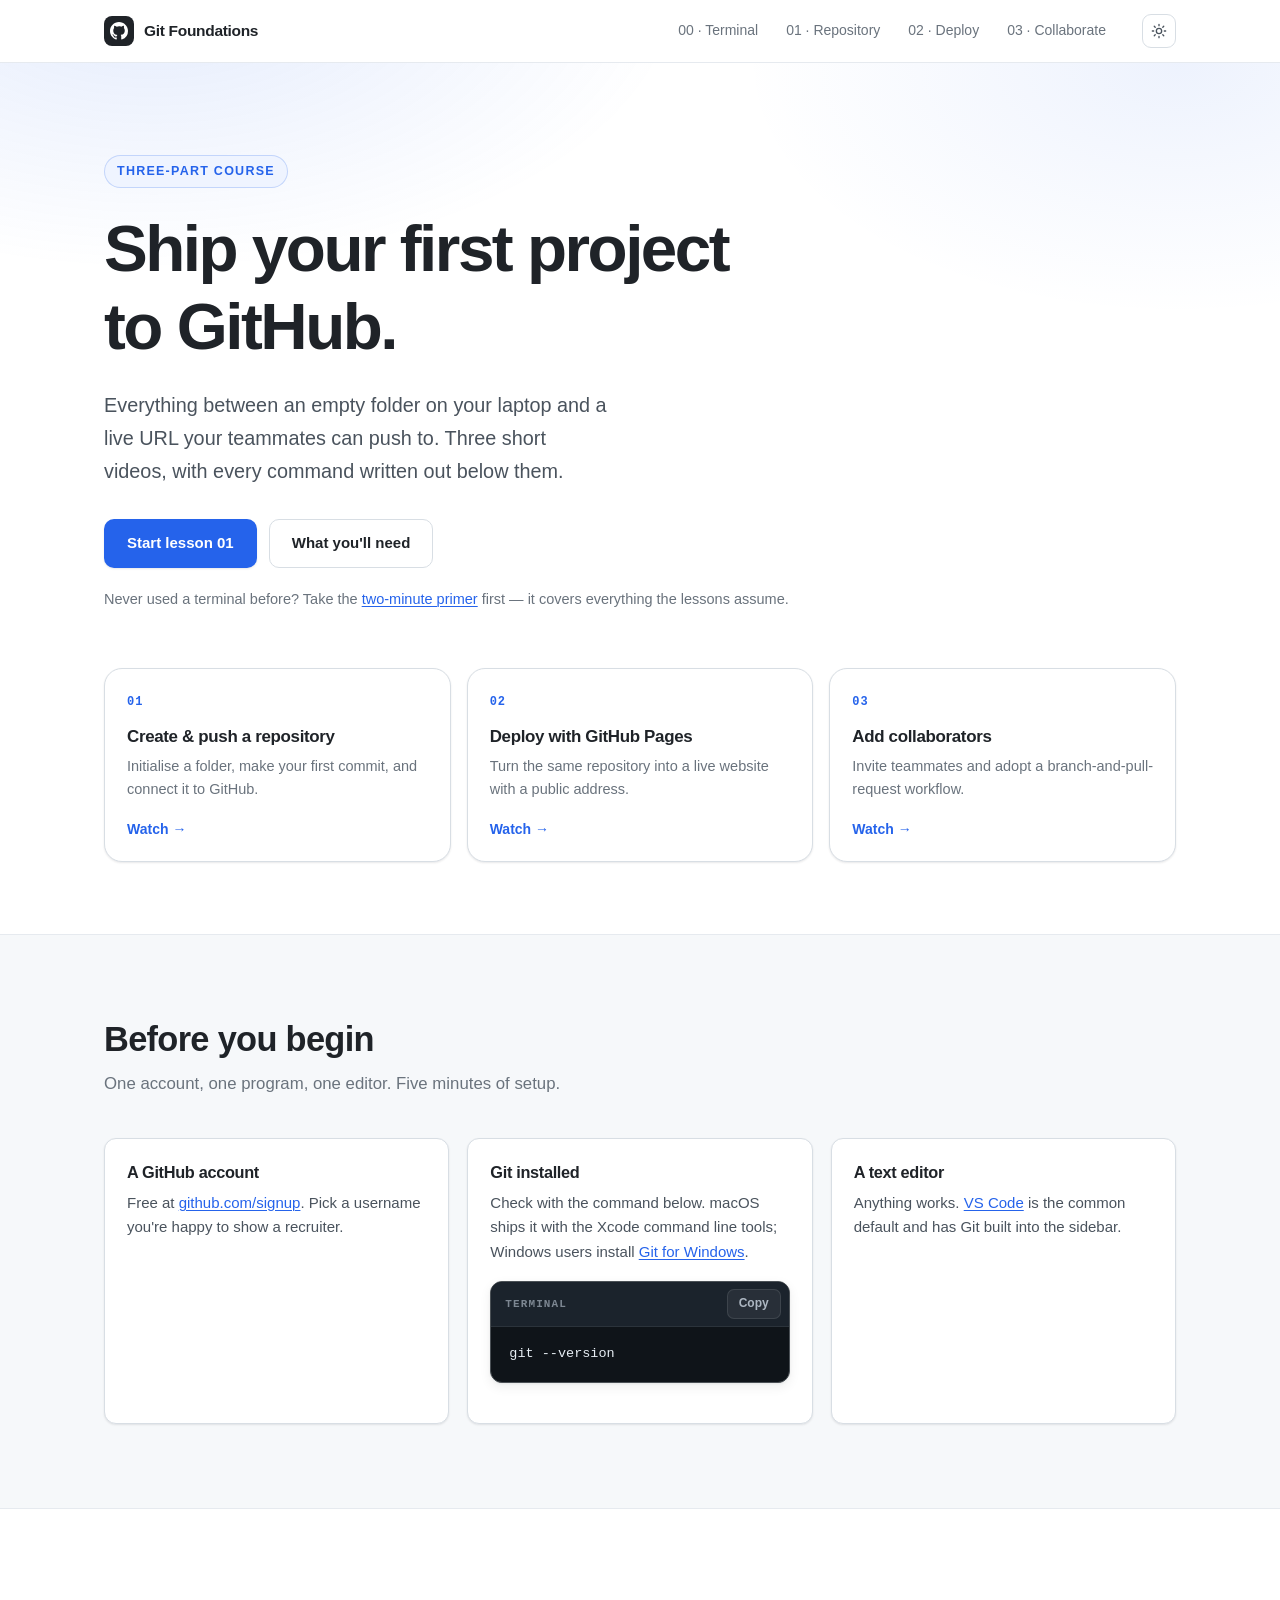
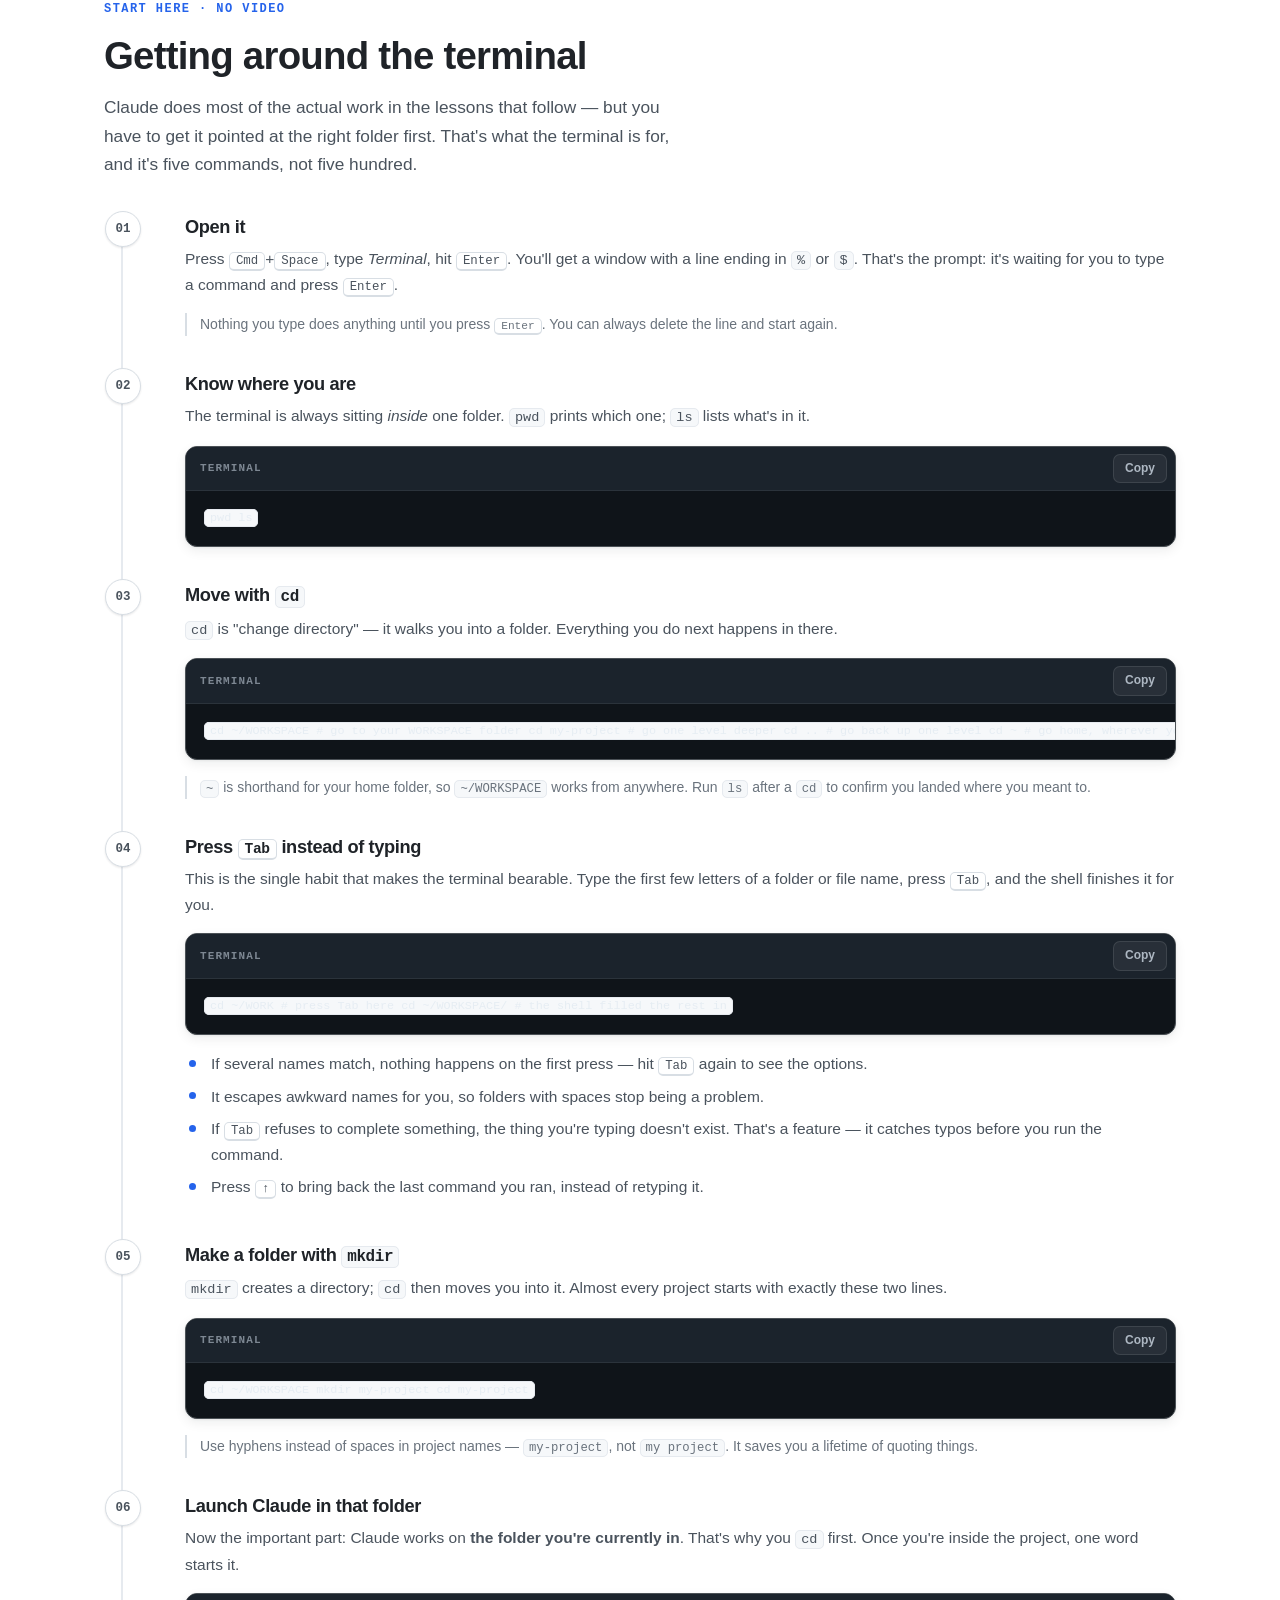
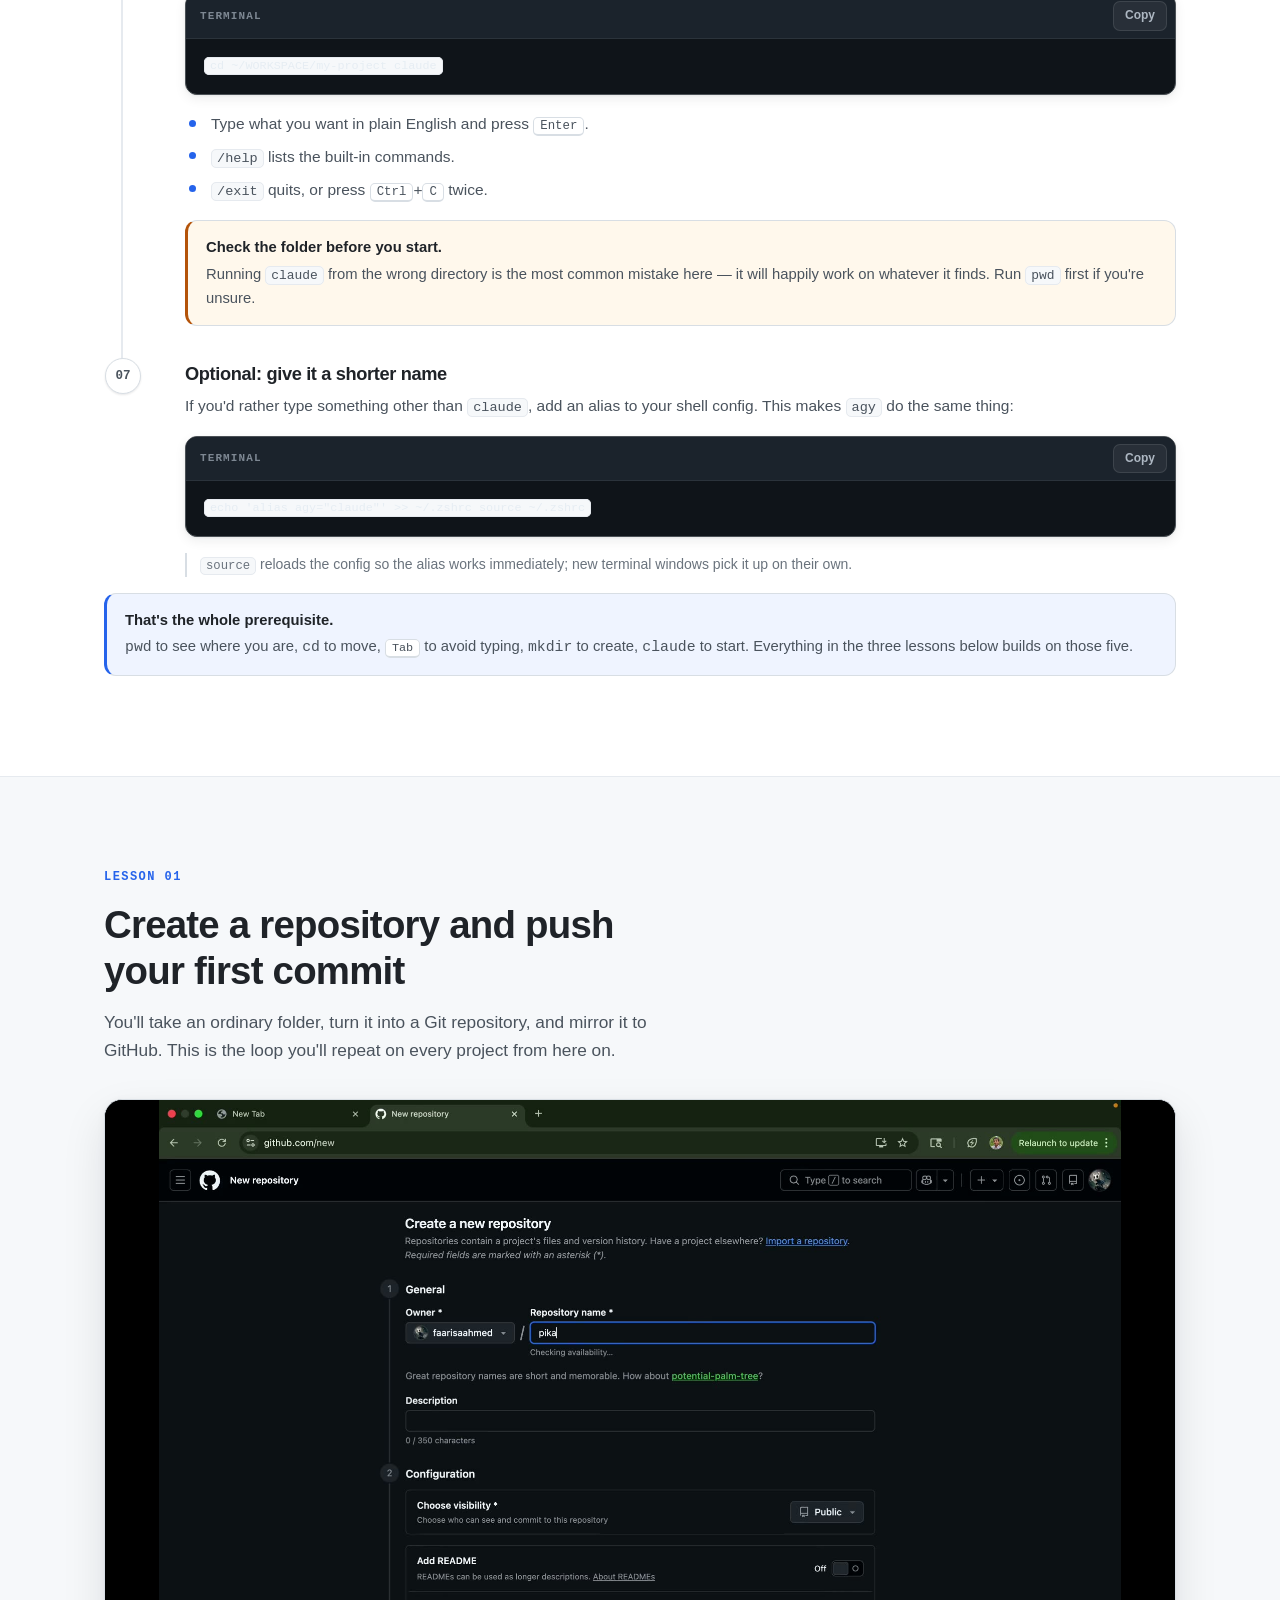
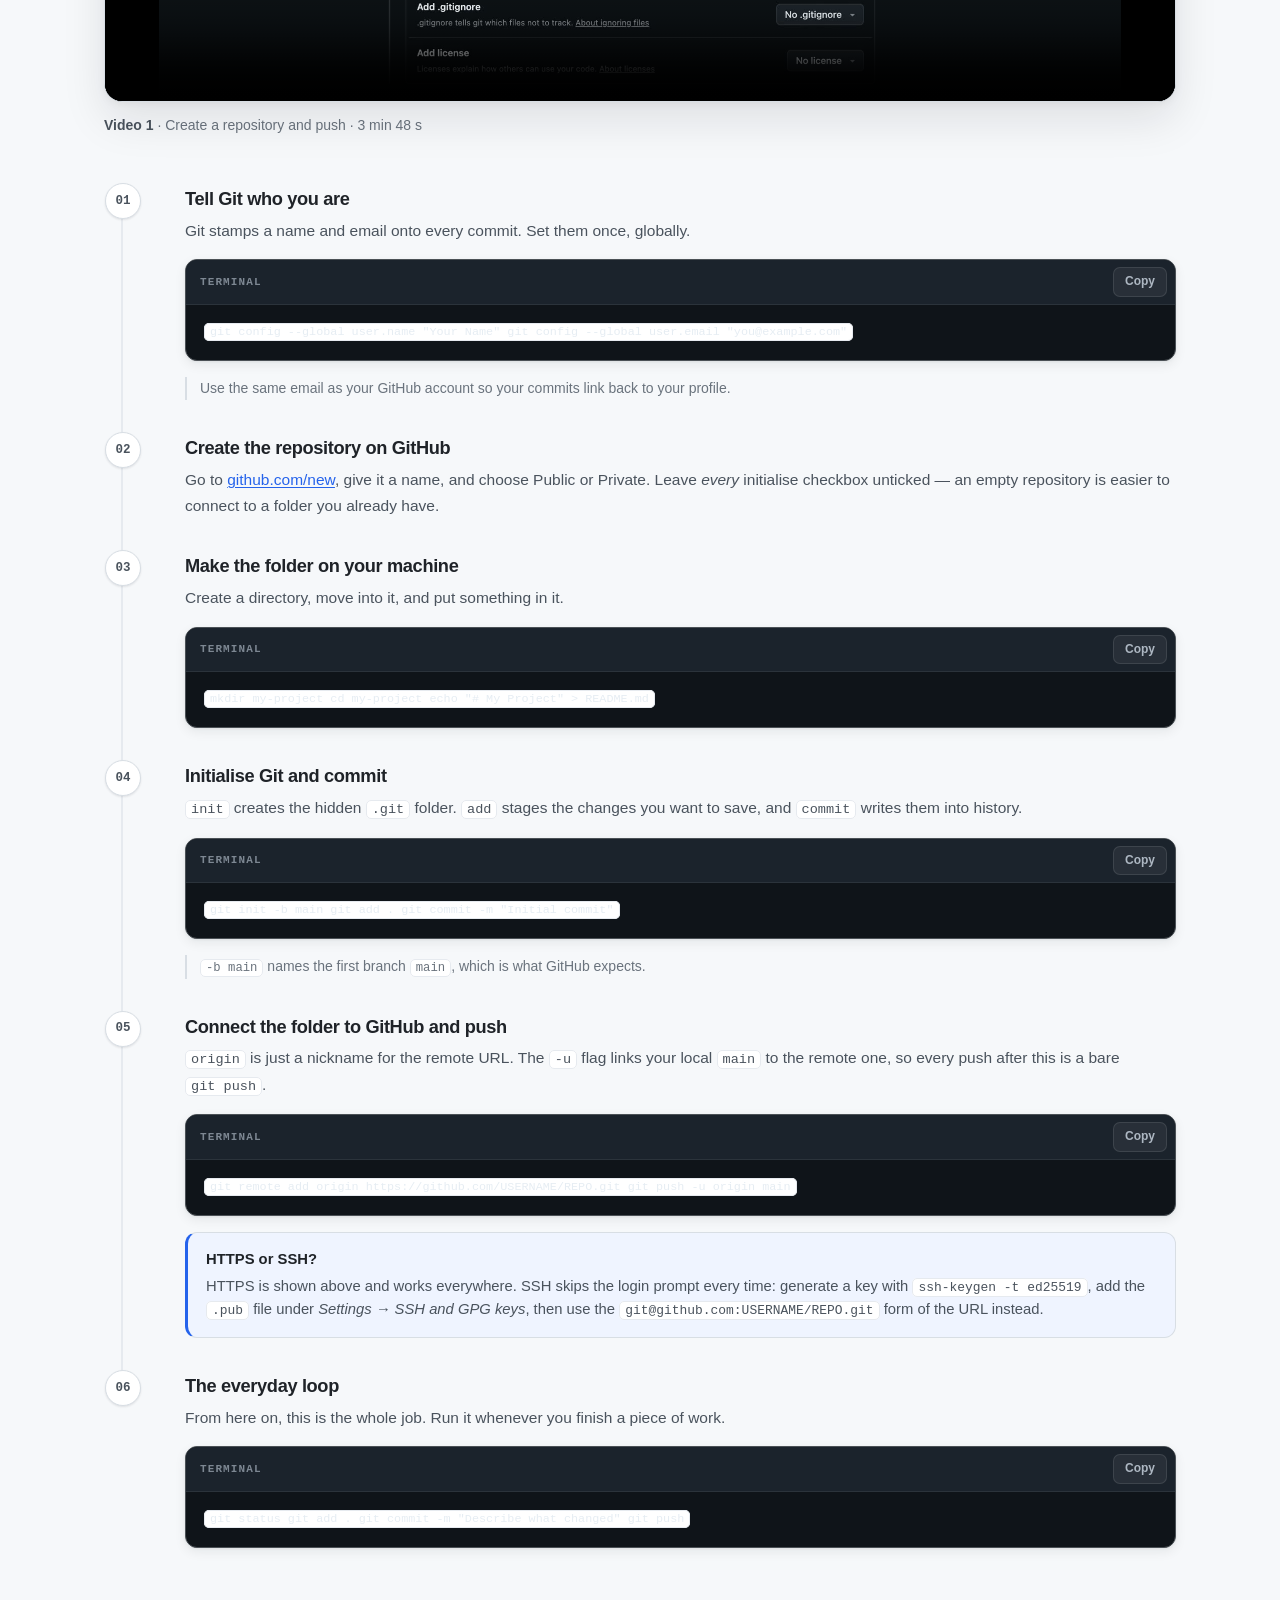
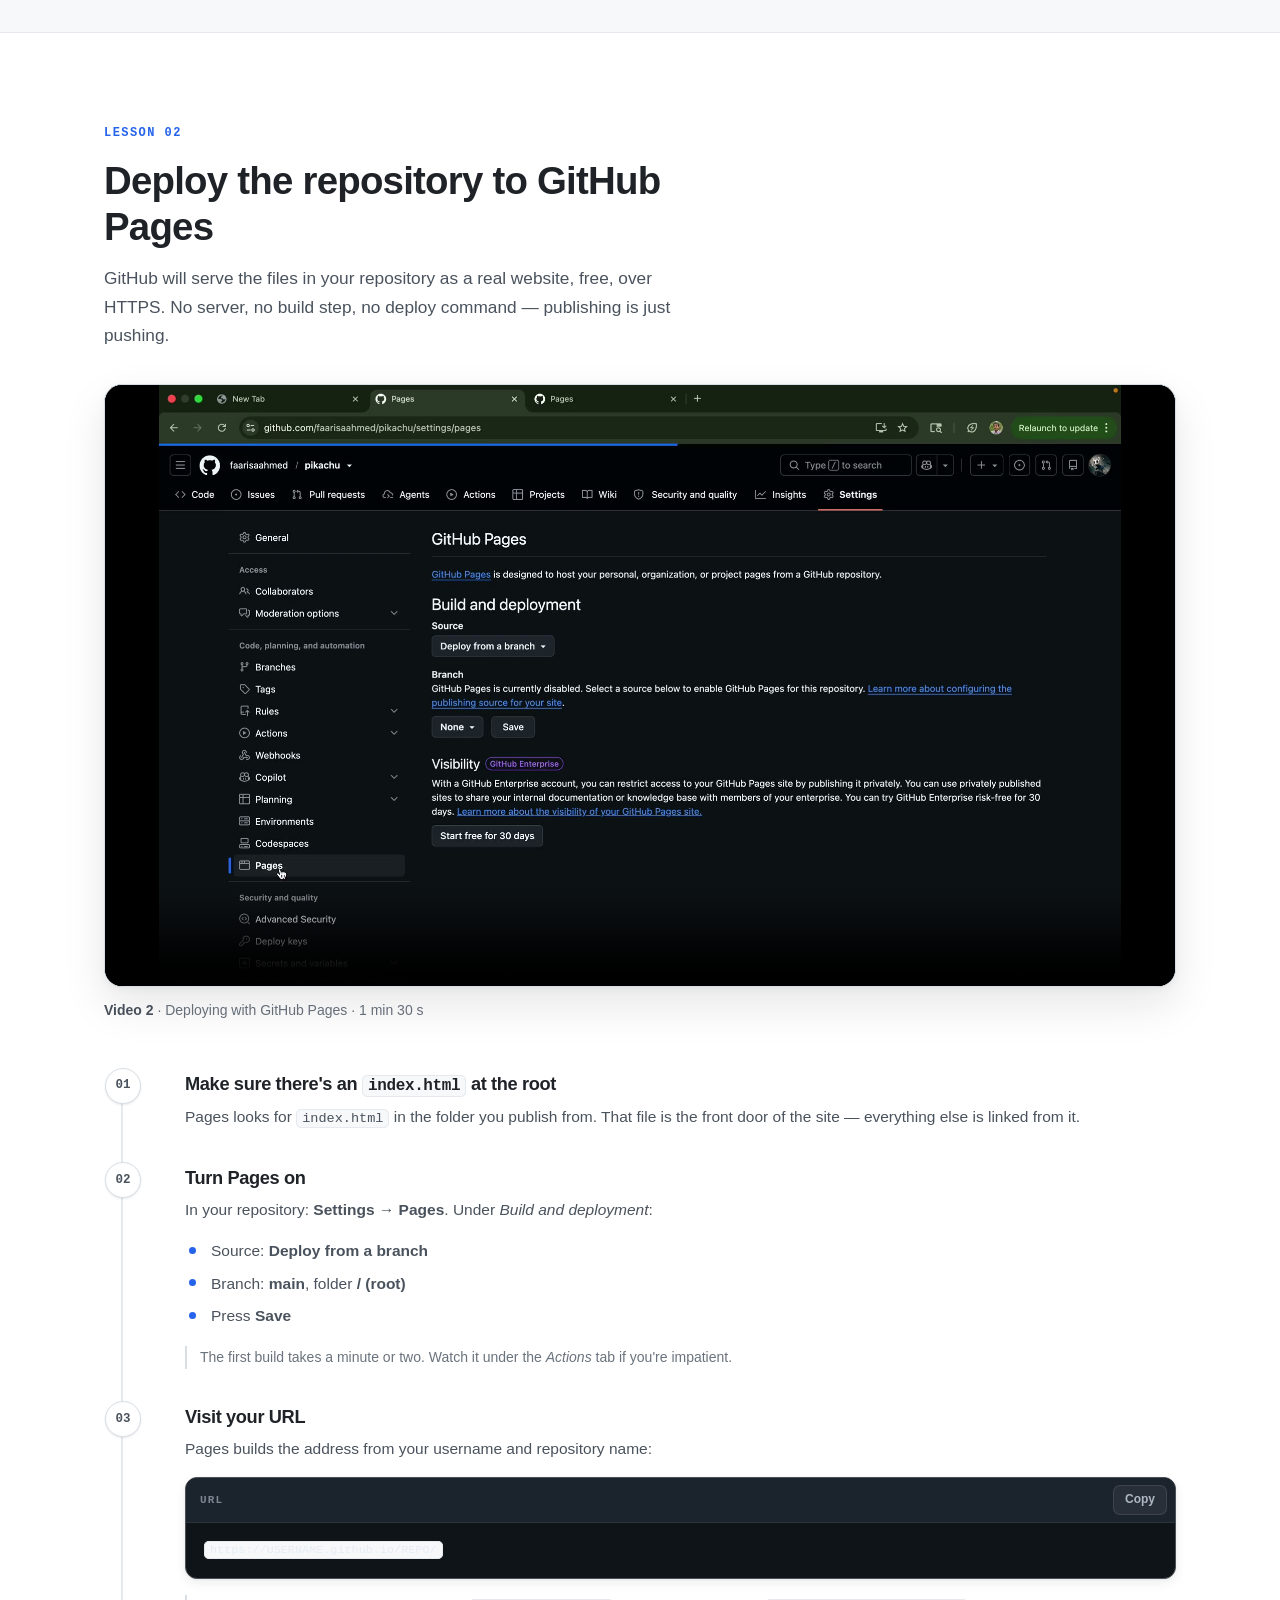
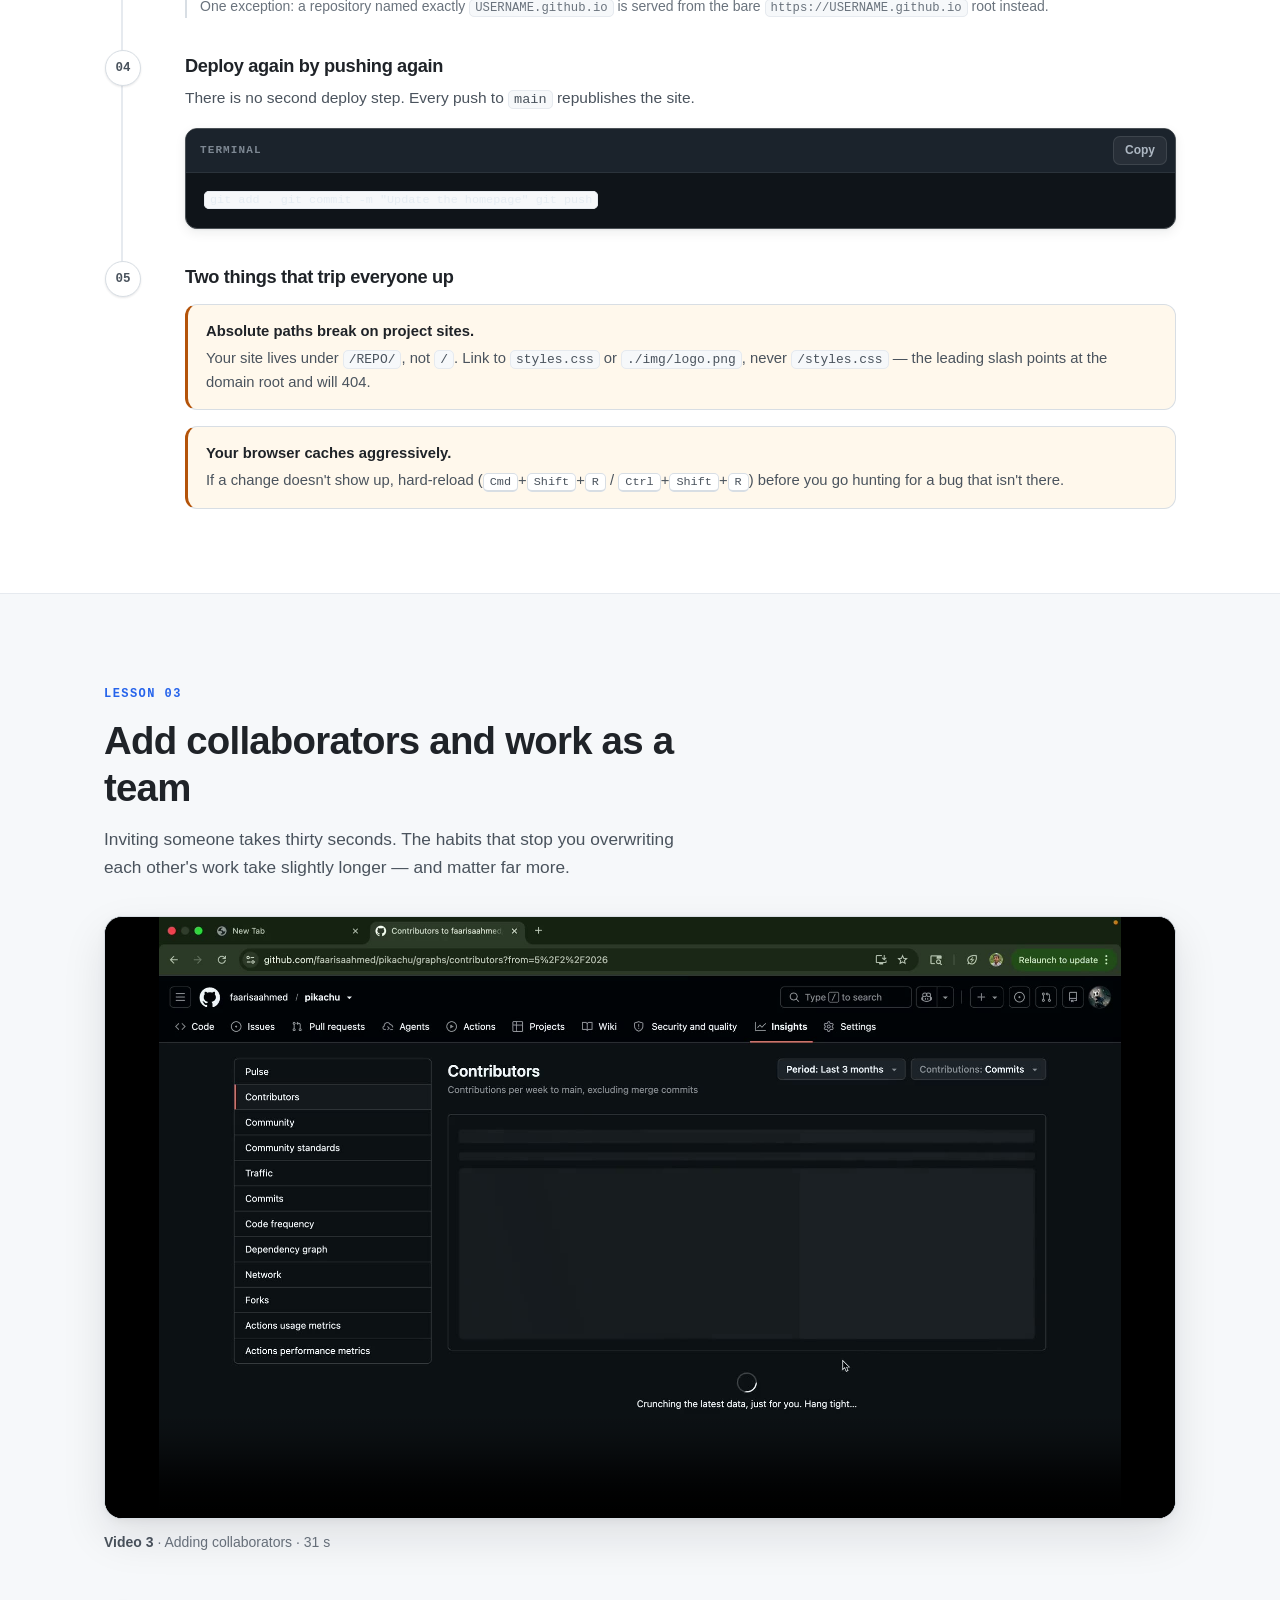
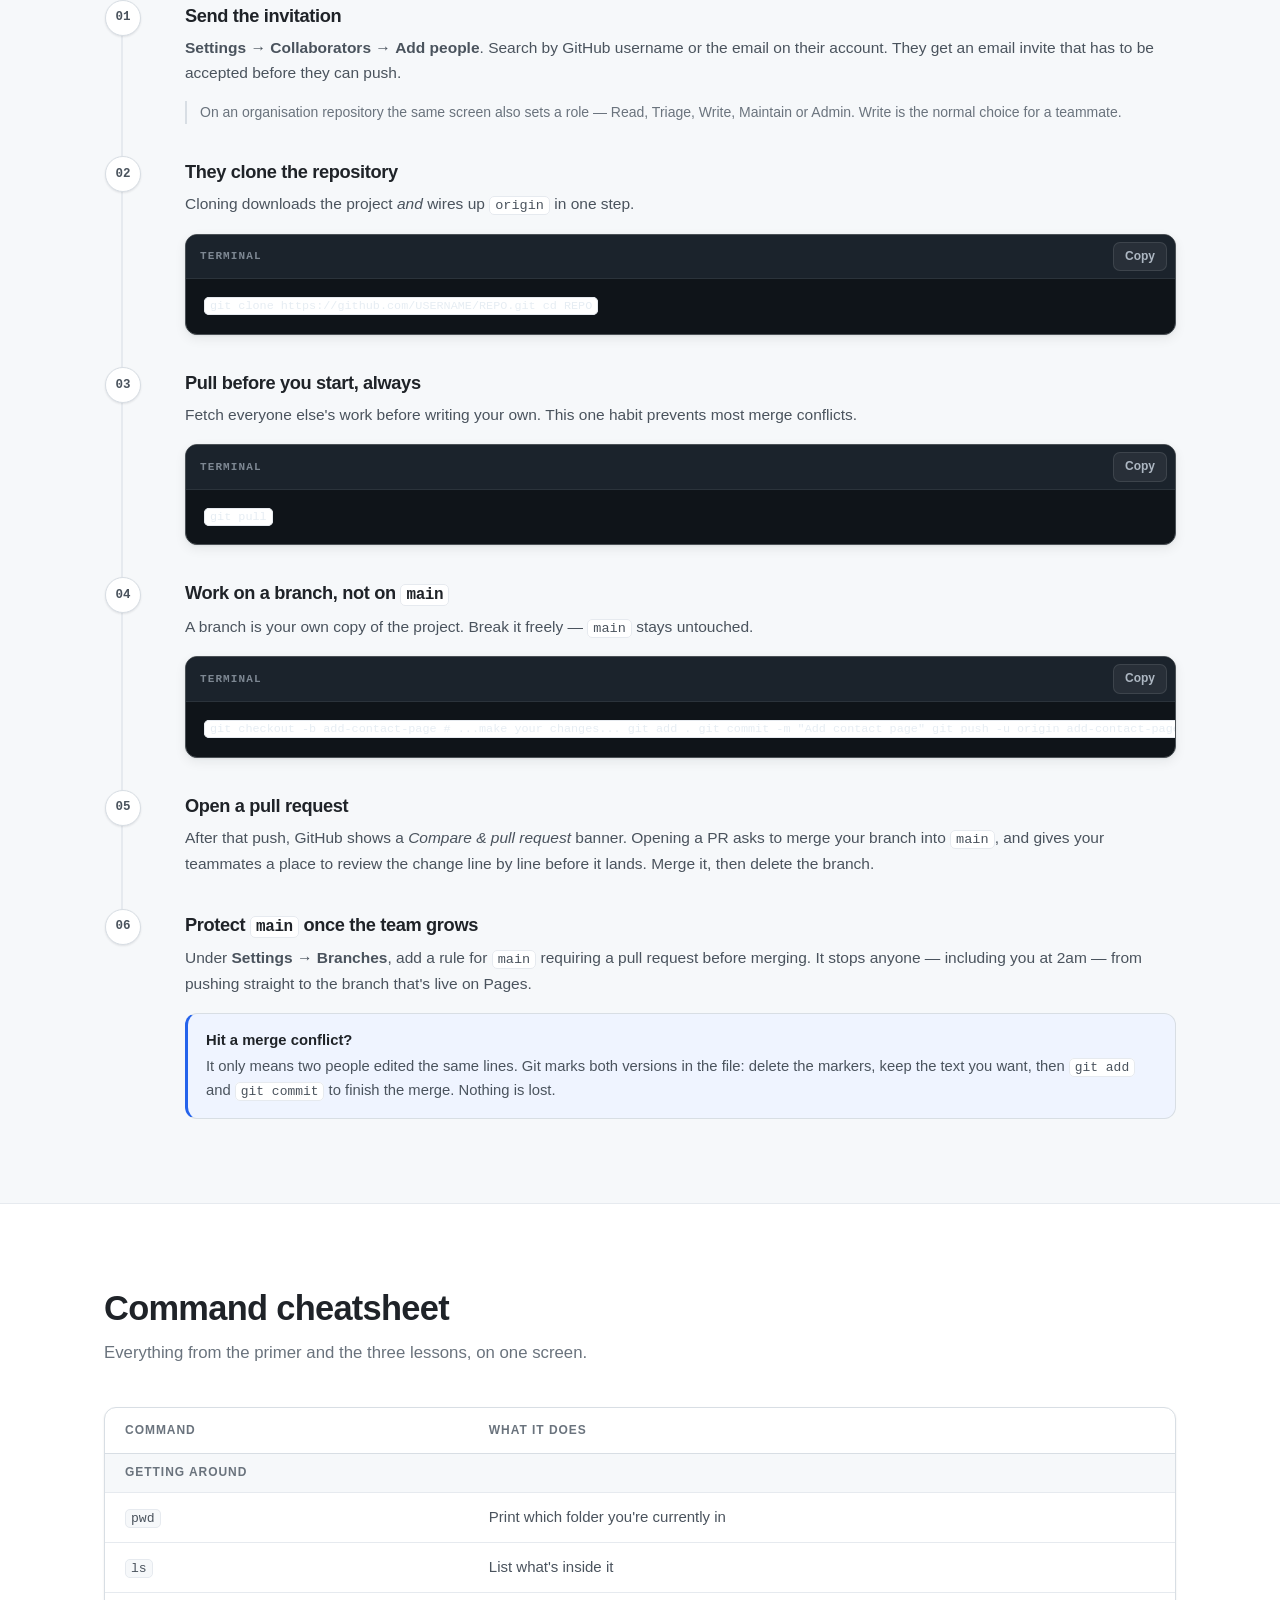
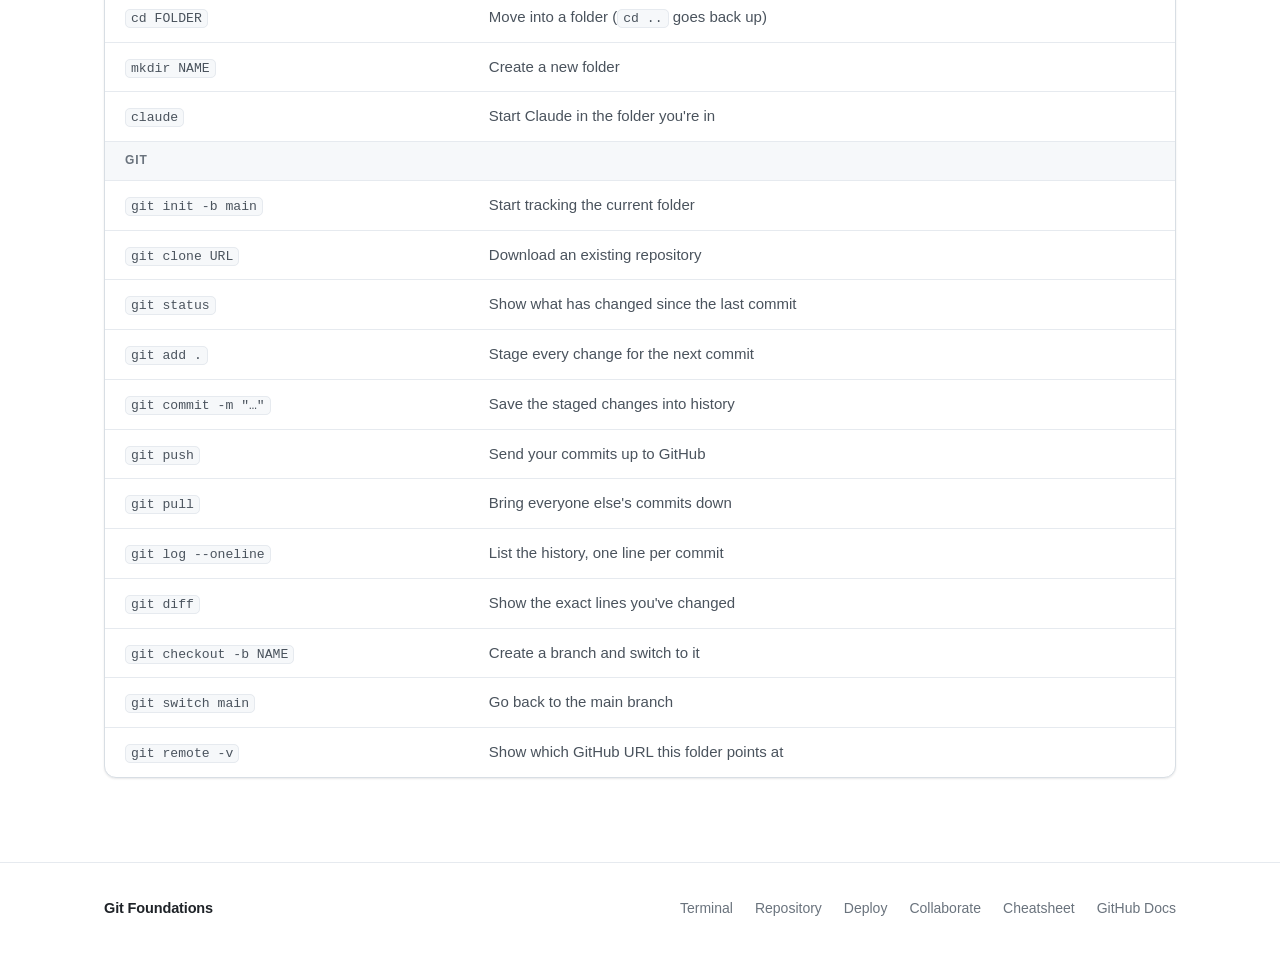
<file: index.html>
<!DOCTYPE html>
<html lang="en">
<head>
<meta charset="UTF-8">
<meta name="viewport" content="width=device-width, initial-scale=1">
<title>Git &amp; GitHub — A Three-Part Starter Course</title>
<meta name="description" content="Learn to create a repository, deploy it to GitHub Pages, and collaborate with a team — in three short videos.">
<link rel="stylesheet" href="styles.css">
<link rel="icon" href="data:image/svg+xml,<svg xmlns='http://www.w3.org/2000/svg' viewBox='0 0 100 100'><text y='.9em' font-size='90'>⚡</text></svg>">
</head>
<body>

<a class="skip" href="#main">Skip to content</a>

<header class="site-header">
  <div class="wrap header-inner">
    <a class="brand" href="#top">
      <span class="brand-mark" aria-hidden="true">
        <svg viewBox="0 0 16 16" width="18" height="18" fill="currentColor"><path d="M8 0C3.58 0 0 3.58 0 8c0 3.54 2.29 6.53 5.47 7.59.4.07.55-.17.55-.38 0-.19-.01-.82-.01-1.49-2.01.37-2.53-.49-2.69-.94-.09-.23-.48-.94-.82-1.13-.28-.15-.68-.52-.01-.53.63-.01 1.08.58 1.23.82.72 1.21 1.87.87 2.33.66.07-.52.28-.87.51-1.07-1.78-.2-3.64-.89-3.64-3.95 0-.87.31-1.59.82-2.15-.08-.2-.36-1.02.08-2.12 0 0 .67-.21 2.2.82a7.4 7.4 0 0 1 2-.27c.68 0 1.36.09 2 .27 1.53-1.04 2.2-.82 2.2-.82.44 1.1.16 1.92.08 2.12.51.56.82 1.27.82 2.15 0 3.07-1.87 3.75-3.65 3.95.29.25.54.73.54 1.48 0 1.07-.01 1.93-.01 2.2 0 .21.15.46.55.38A8.01 8.01 0 0 0 16 8c0-4.42-3.58-8-8-8Z"/></svg>
      </span>
      <span class="brand-text">Git&nbsp;Foundations</span>
    </a>

    <nav class="site-nav" aria-label="Lessons">
      <a href="#terminal">00 &middot; Terminal</a>
      <a href="#lesson-1">01 &middot; Repository</a>
      <a href="#lesson-2">02 &middot; Deploy</a>
      <a href="#lesson-3">03 &middot; Collaborate</a>
    </nav>

    <button class="theme-toggle" type="button" data-theme-toggle aria-label="Toggle colour theme">
      <svg class="icon-sun" viewBox="0 0 24 24" width="16" height="16" fill="none" stroke="currentColor" stroke-width="2" stroke-linecap="round"><circle cx="12" cy="12" r="4"/><path d="M12 2v2m0 16v2M4.9 4.9l1.4 1.4m11.4 11.4 1.4 1.4M2 12h2m16 0h2M4.9 19.1l1.4-1.4M17.7 6.3l1.4-1.4"/></svg>
      <svg class="icon-moon" viewBox="0 0 24 24" width="16" height="16" fill="none" stroke="currentColor" stroke-width="2" stroke-linecap="round" stroke-linejoin="round"><path d="M21 12.8A9 9 0 1 1 11.2 3a7 7 0 0 0 9.8 9.8Z"/></svg>
    </button>
  </div>
  <div class="scroll-progress" data-progress></div>
</header>

<main id="main">

  <!-- Hero -->
  <section class="hero" id="top">
    <div class="wrap hero-inner">
      <p class="eyebrow">Three-part course</p>
      <h1>Ship your first project<br>to GitHub.</h1>
      <p class="lede">
        Everything between an empty folder on your laptop and a live URL your teammates
        can push to. Three short videos, with every command written out below them.
      </p>
      <div class="hero-actions">
        <a class="btn btn-primary" href="#lesson-1">Start lesson 01</a>
        <a class="btn btn-ghost" href="#prereqs">What you'll need</a>
      </div>
      <p class="hero-hint">
        Never used a terminal before? Take the
        <a href="#terminal">two-minute primer</a> first — it covers everything the lessons assume.
      </p>

      <ol class="lesson-cards">
        <li>
          <a href="#lesson-1">
            <span class="card-num">01</span>
            <h3>Create &amp; push a repository</h3>
            <p>Initialise a folder, make your first commit, and connect it to GitHub.</p>
            <span class="card-go">Watch <span aria-hidden="true">&rarr;</span></span>
          </a>
        </li>
        <li>
          <a href="#lesson-2">
            <span class="card-num">02</span>
            <h3>Deploy with GitHub Pages</h3>
            <p>Turn the same repository into a live website with a public address.</p>
            <span class="card-go">Watch <span aria-hidden="true">&rarr;</span></span>
          </a>
        </li>
        <li>
          <a href="#lesson-3">
            <span class="card-num">03</span>
            <h3>Add collaborators</h3>
            <p>Invite teammates and adopt a branch-and-pull-request workflow.</p>
            <span class="card-go">Watch <span aria-hidden="true">&rarr;</span></span>
          </a>
        </li>
      </ol>
    </div>
  </section>

  <!-- Prerequisites -->
  <section class="section section-alt" id="prereqs">
    <div class="wrap">
      <div class="section-head">
        <h2>Before you begin</h2>
        <p>One account, one program, one editor. Five minutes of setup.</p>
      </div>
      <div class="grid-3">
        <div class="tile">
          <h3>A GitHub account</h3>
          <p>Free at <a href="https://github.com/signup" target="_blank" rel="noopener">github.com/signup</a>. Pick a username you're happy to show a recruiter.</p>
        </div>
        <div class="tile">
          <h3>Git installed</h3>
          <p>Check with the command below. macOS ships it with the Xcode command line tools; Windows users install <a href="https://git-scm.com/downloads" target="_blank" rel="noopener">Git for Windows</a>.</p>
          <div class="code">
            <div class="code-bar"><span class="code-lang">terminal</span><button class="copy" type="button">Copy</button></div>
            <pre><code>git --version</code></pre>
          </div>
        </div>
        <div class="tile">
          <h3>A text editor</h3>
          <p>Anything works. <a href="https://code.visualstudio.com/" target="_blank" rel="noopener">VS Code</a> is the common default and has Git built into the sidebar.</p>
        </div>
      </div>
    </div>
  </section>

  <!-- Terminal primer -->
  <section class="section lesson" id="terminal">
    <div class="wrap">
      <header class="lesson-head">
        <span class="lesson-num">Start here &middot; no video</span>
        <h2>Getting around the terminal</h2>
        <p class="lesson-sub">
          Claude does most of the actual work in the lessons that follow — but you have to
          get it pointed at the right folder first. That's what the terminal is for, and it's
          five commands, not five hundred.
        </p>
      </header>

      <ol class="steps">
        <li>
          <h3>Open it</h3>
          <p>
            Press <kbd>Cmd</kbd>+<kbd>Space</kbd>, type <em>Terminal</em>, hit <kbd>Enter</kbd>.
            You'll get a window with a line ending in <code>%</code> or <code>$</code>. That's the
            prompt: it's waiting for you to type a command and press <kbd>Enter</kbd>.
          </p>
          <p class="note">Nothing you type does anything until you press <kbd>Enter</kbd>. You can always delete the line and start again.</p>
        </li>

        <li>
          <h3>Know where you are</h3>
          <p>
            The terminal is always sitting <em>inside</em> one folder. <code>pwd</code> prints which
            one; <code>ls</code> lists what's in it.
          </p>
          <div class="code">
            <div class="code-bar"><span class="code-lang">terminal</span><button class="copy" type="button">Copy</button></div>
            <pre><code>pwd
ls</code></pre>
          </div>
        </li>

        <li>
          <h3>Move with <code>cd</code></h3>
          <p>
            <code>cd</code> is "change directory" — it walks you into a folder. Everything you do
            next happens in there.
          </p>
          <div class="code">
            <div class="code-bar"><span class="code-lang">terminal</span><button class="copy" type="button">Copy</button></div>
            <pre><code>cd ~/WORKSPACE     # go to your WORKSPACE folder
cd my-project      # go one level deeper
cd ..              # go back up one level
cd ~               # go home, wherever you are</code></pre>
          </div>
          <p class="note">
            <code>~</code> is shorthand for your home folder, so <code>~/WORKSPACE</code> works from
            anywhere. Run <code>ls</code> after a <code>cd</code> to confirm you landed where you meant to.
          </p>
        </li>

        <li>
          <h3>Press <kbd>Tab</kbd> instead of typing</h3>
          <p>
            This is the single habit that makes the terminal bearable. Type the first few letters
            of a folder or file name, press <kbd>Tab</kbd>, and the shell finishes it for you.
          </p>
          <div class="code">
            <div class="code-bar"><span class="code-lang">terminal</span><button class="copy" type="button">Copy</button></div>
            <pre><code>cd ~/WORK        # press Tab here
cd ~/WORKSPACE/  # the shell filled the rest in</code></pre>
          </div>
          <ul class="ticks">
            <li>If several names match, nothing happens on the first press — hit <kbd>Tab</kbd> again to see the options.</li>
            <li>It escapes awkward names for you, so folders with spaces stop being a problem.</li>
            <li>If <kbd>Tab</kbd> refuses to complete something, the thing you're typing doesn't exist. That's a feature — it catches typos before you run the command.</li>
            <li>Press <kbd>&uarr;</kbd> to bring back the last command you ran, instead of retyping it.</li>
          </ul>
        </li>

        <li>
          <h3>Make a folder with <code>mkdir</code></h3>
          <p>
            <code>mkdir</code> creates a directory; <code>cd</code> then moves you into it. Almost
            every project starts with exactly these two lines.
          </p>
          <div class="code">
            <div class="code-bar"><span class="code-lang">terminal</span><button class="copy" type="button">Copy</button></div>
            <pre><code>cd ~/WORKSPACE
mkdir my-project
cd my-project</code></pre>
          </div>
          <p class="note">
            Use hyphens instead of spaces in project names — <code>my-project</code>, not
            <code>my project</code>. It saves you a lifetime of quoting things.
          </p>
        </li>

        <li>
          <h3>Launch Claude in that folder</h3>
          <p>
            Now the important part: Claude works on <strong>the folder you're currently in</strong>.
            That's why you <code>cd</code> first. Once you're inside the project, one word starts it.
          </p>
          <div class="code">
            <div class="code-bar"><span class="code-lang">terminal</span><button class="copy" type="button">Copy</button></div>
            <pre><code>cd ~/WORKSPACE/my-project
claude</code></pre>
          </div>
          <ul class="ticks">
            <li>Type what you want in plain English and press <kbd>Enter</kbd>.</li>
            <li><code>/help</code> lists the built-in commands.</li>
            <li><code>/exit</code> quits, or press <kbd>Ctrl</kbd>+<kbd>C</kbd> twice.</li>
          </ul>
          <div class="callout callout-warn">
            <strong>Check the folder before you start.</strong>
            Running <code>claude</code> from the wrong directory is the most common mistake here —
            it will happily work on whatever it finds. Run <code>pwd</code> first if you're unsure.
          </div>
        </li>

        <li>
          <h3>Optional: give it a shorter name</h3>
          <p>
            If you'd rather type something other than <code>claude</code>, add an alias to your
            shell config. This makes <code>agy</code> do the same thing:
          </p>
          <div class="code">
            <div class="code-bar"><span class="code-lang">terminal</span><button class="copy" type="button">Copy</button></div>
            <pre><code>echo 'alias agy="claude"' &gt;&gt; ~/.zshrc
source ~/.zshrc</code></pre>
          </div>
          <p class="note">
            <code>source</code> reloads the config so the alias works immediately; new terminal
            windows pick it up on their own.
          </p>
        </li>
      </ol>

      <div class="callout callout-info">
        <strong>That's the whole prerequisite.</strong>
        <code>pwd</code> to see where you are, <code>cd</code> to move, <kbd>Tab</kbd> to avoid typing,
        <code>mkdir</code> to create, <code>claude</code> to start. Everything in the three lessons
        below builds on those five.
      </div>
    </div>
  </section>

  <!-- Lesson 1 -->
  <section class="section section-alt lesson" id="lesson-1">
    <div class="wrap">
      <header class="lesson-head">
        <span class="lesson-num">Lesson 01</span>
        <h2>Create a repository and push your first commit</h2>
        <p class="lesson-sub">
          You'll take an ordinary folder, turn it into a Git repository, and mirror it
          to GitHub. This is the loop you'll repeat on every project from here on.
        </p>
      </header>

      <figure class="video">
        <div class="video-frame">
          <video controls playsinline preload="metadata" poster="videos/01-poster.jpg">
            <source src="videos/01-create-repo.mp4" type="video/mp4">
            <p>Your browser can't play this video. <a href="videos/01-create-repo.mp4">Download it instead.</a></p>
          </video>
        </div>
        <figcaption><strong>Video 1</strong> &middot; Create a repository and push &middot; 3 min 48 s</figcaption>
      </figure>

      <ol class="steps">
        <li>
          <h3>Tell Git who you are</h3>
          <p>Git stamps a name and email onto every commit. Set them once, globally.</p>
          <div class="code">
            <div class="code-bar"><span class="code-lang">terminal</span><button class="copy" type="button">Copy</button></div>
            <pre><code>git config --global user.name "Your Name"
git config --global user.email "you@example.com"</code></pre>
          </div>
          <p class="note">Use the same email as your GitHub account so your commits link back to your profile.</p>
        </li>

        <li>
          <h3>Create the repository on GitHub</h3>
          <p>
            Go to <a href="https://github.com/new" target="_blank" rel="noopener">github.com/new</a>,
            give it a name, and choose Public or Private. Leave <em>every</em> initialise
            checkbox unticked — an empty repository is easier to connect to a folder you already have.
          </p>
        </li>

        <li>
          <h3>Make the folder on your machine</h3>
          <p>Create a directory, move into it, and put something in it.</p>
          <div class="code">
            <div class="code-bar"><span class="code-lang">terminal</span><button class="copy" type="button">Copy</button></div>
            <pre><code>mkdir my-project
cd my-project
echo "# My Project" &gt; README.md</code></pre>
          </div>
        </li>

        <li>
          <h3>Initialise Git and commit</h3>
          <p>
            <code>init</code> creates the hidden <code>.git</code> folder. <code>add</code> stages
            the changes you want to save, and <code>commit</code> writes them into history.
          </p>
          <div class="code">
            <div class="code-bar"><span class="code-lang">terminal</span><button class="copy" type="button">Copy</button></div>
            <pre><code>git init -b main
git add .
git commit -m "Initial commit"</code></pre>
          </div>
          <p class="note"><code>-b main</code> names the first branch <code>main</code>, which is what GitHub expects.</p>
        </li>

        <li>
          <h3>Connect the folder to GitHub and push</h3>
          <p>
            <code>origin</code> is just a nickname for the remote URL. The <code>-u</code> flag
            links your local <code>main</code> to the remote one, so every push after this is a bare <code>git push</code>.
          </p>
          <div class="code">
            <div class="code-bar"><span class="code-lang">terminal</span><button class="copy" type="button">Copy</button></div>
            <pre><code>git remote add origin https://github.com/USERNAME/REPO.git
git push -u origin main</code></pre>
          </div>
          <div class="callout callout-info">
            <strong>HTTPS or SSH?</strong>
            HTTPS is shown above and works everywhere. SSH skips the login prompt every time:
            generate a key with <code>ssh-keygen -t ed25519</code>, add the <code>.pub</code> file
            under <em>Settings &rarr; SSH and GPG keys</em>, then use the
            <code>git@github.com:USERNAME/REPO.git</code> form of the URL instead.
          </div>
        </li>

        <li>
          <h3>The everyday loop</h3>
          <p>From here on, this is the whole job. Run it whenever you finish a piece of work.</p>
          <div class="code">
            <div class="code-bar"><span class="code-lang">terminal</span><button class="copy" type="button">Copy</button></div>
            <pre><code>git status
git add .
git commit -m "Describe what changed"
git push</code></pre>
          </div>
        </li>
      </ol>
    </div>
  </section>

  <!-- Lesson 2 -->
  <section class="section lesson" id="lesson-2">
    <div class="wrap">
      <header class="lesson-head">
        <span class="lesson-num">Lesson 02</span>
        <h2>Deploy the repository to GitHub Pages</h2>
        <p class="lesson-sub">
          GitHub will serve the files in your repository as a real website, free, over HTTPS.
          No server, no build step, no deploy command — publishing is just pushing.
        </p>
      </header>

      <figure class="video">
        <div class="video-frame">
          <video controls playsinline preload="metadata" poster="videos/02-poster.jpg">
            <source src="videos/02-github-pages.mp4" type="video/mp4">
            <p>Your browser can't play this video. <a href="videos/02-github-pages.mp4">Download it instead.</a></p>
          </video>
        </div>
        <figcaption><strong>Video 2</strong> &middot; Deploying with GitHub Pages &middot; 1 min 30 s</figcaption>
      </figure>

      <ol class="steps">
        <li>
          <h3>Make sure there's an <code>index.html</code> at the root</h3>
          <p>
            Pages looks for <code>index.html</code> in the folder you publish from. That file is
            the front door of the site — everything else is linked from it.
          </p>
        </li>

        <li>
          <h3>Turn Pages on</h3>
          <p>In your repository: <strong>Settings &rarr; Pages</strong>. Under <em>Build and deployment</em>:</p>
          <ul class="ticks">
            <li>Source: <strong>Deploy from a branch</strong></li>
            <li>Branch: <strong>main</strong>, folder <strong>/ (root)</strong></li>
            <li>Press <strong>Save</strong></li>
          </ul>
          <p class="note">The first build takes a minute or two. Watch it under the <em>Actions</em> tab if you're impatient.</p>
        </li>

        <li>
          <h3>Visit your URL</h3>
          <p>Pages builds the address from your username and repository name:</p>
          <div class="code">
            <div class="code-bar"><span class="code-lang">url</span><button class="copy" type="button">Copy</button></div>
            <pre><code>https://USERNAME.github.io/REPO/</code></pre>
          </div>
          <p class="note">
            One exception: a repository named exactly <code>USERNAME.github.io</code> is served
            from the bare <code>https://USERNAME.github.io</code> root instead.
          </p>
        </li>

        <li>
          <h3>Deploy again by pushing again</h3>
          <p>There is no second deploy step. Every push to <code>main</code> republishes the site.</p>
          <div class="code">
            <div class="code-bar"><span class="code-lang">terminal</span><button class="copy" type="button">Copy</button></div>
            <pre><code>git add .
git commit -m "Update the homepage"
git push</code></pre>
          </div>
        </li>

        <li>
          <h3>Two things that trip everyone up</h3>
          <div class="callout callout-warn">
            <strong>Absolute paths break on project sites.</strong>
            Your site lives under <code>/REPO/</code>, not <code>/</code>. Link to
            <code>styles.css</code> or <code>./img/logo.png</code>, never <code>/styles.css</code> —
            the leading slash points at the domain root and will 404.
          </div>
          <div class="callout callout-warn">
            <strong>Your browser caches aggressively.</strong>
            If a change doesn't show up, hard-reload
            (<kbd>Cmd</kbd>+<kbd>Shift</kbd>+<kbd>R</kbd> / <kbd>Ctrl</kbd>+<kbd>Shift</kbd>+<kbd>R</kbd>)
            before you go hunting for a bug that isn't there.
          </div>
        </li>
      </ol>
    </div>
  </section>

  <!-- Lesson 3 -->
  <section class="section section-alt lesson" id="lesson-3">
    <div class="wrap">
      <header class="lesson-head">
        <span class="lesson-num">Lesson 03</span>
        <h2>Add collaborators and work as a team</h2>
        <p class="lesson-sub">
          Inviting someone takes thirty seconds. The habits that stop you overwriting
          each other's work take slightly longer — and matter far more.
        </p>
      </header>

      <figure class="video">
        <div class="video-frame">
          <video controls playsinline preload="metadata" poster="videos/03-poster.jpg">
            <source src="videos/03-collaborators.mp4" type="video/mp4">
            <p>Your browser can't play this video. <a href="videos/03-collaborators.mp4">Download it instead.</a></p>
          </video>
        </div>
        <figcaption><strong>Video 3</strong> &middot; Adding collaborators &middot; 31 s</figcaption>
      </figure>

      <ol class="steps">
        <li>
          <h3>Send the invitation</h3>
          <p>
            <strong>Settings &rarr; Collaborators</strong> &rarr; <strong>Add people</strong>.
            Search by GitHub username or the email on their account. They get an email invite
            that has to be accepted before they can push.
          </p>
          <p class="note">On an organisation repository the same screen also sets a role — Read, Triage, Write, Maintain or Admin. Write is the normal choice for a teammate.</p>
        </li>

        <li>
          <h3>They clone the repository</h3>
          <p>Cloning downloads the project <em>and</em> wires up <code>origin</code> in one step.</p>
          <div class="code">
            <div class="code-bar"><span class="code-lang">terminal</span><button class="copy" type="button">Copy</button></div>
            <pre><code>git clone https://github.com/USERNAME/REPO.git
cd REPO</code></pre>
          </div>
        </li>

        <li>
          <h3>Pull before you start, always</h3>
          <p>Fetch everyone else's work before writing your own. This one habit prevents most merge conflicts.</p>
          <div class="code">
            <div class="code-bar"><span class="code-lang">terminal</span><button class="copy" type="button">Copy</button></div>
            <pre><code>git pull</code></pre>
          </div>
        </li>

        <li>
          <h3>Work on a branch, not on <code>main</code></h3>
          <p>A branch is your own copy of the project. Break it freely — <code>main</code> stays untouched.</p>
          <div class="code">
            <div class="code-bar"><span class="code-lang">terminal</span><button class="copy" type="button">Copy</button></div>
            <pre><code>git checkout -b add-contact-page
# ...make your changes...
git add .
git commit -m "Add contact page"
git push -u origin add-contact-page</code></pre>
          </div>
        </li>

        <li>
          <h3>Open a pull request</h3>
          <p>
            After that push, GitHub shows a <em>Compare &amp; pull request</em> banner. Opening a PR
            asks to merge your branch into <code>main</code>, and gives your teammates a place to
            review the change line by line before it lands. Merge it, then delete the branch.
          </p>
        </li>

        <li>
          <h3>Protect <code>main</code> once the team grows</h3>
          <p>
            Under <strong>Settings &rarr; Branches</strong>, add a rule for <code>main</code> requiring
            a pull request before merging. It stops anyone — including you at 2am — from pushing
            straight to the branch that's live on Pages.
          </p>
          <div class="callout callout-info">
            <strong>Hit a merge conflict?</strong>
            It only means two people edited the same lines. Git marks both versions in the file:
            delete the markers, keep the text you want, then <code>git add</code> and
            <code>git commit</code> to finish the merge. Nothing is lost.
          </div>
        </li>
      </ol>
    </div>
  </section>

  <!-- Cheatsheet -->
  <section class="section" id="cheatsheet">
    <div class="wrap">
      <div class="section-head">
        <h2>Command cheatsheet</h2>
        <p>Everything from the primer and the three lessons, on one screen.</p>
      </div>
      <div class="table-scroll">
        <table class="cheats">
          <thead><tr><th>Command</th><th>What it does</th></tr></thead>
          <tbody>
            <tr class="group"><td colspan="2">Getting around</td></tr>
            <tr><td><code>pwd</code></td><td>Print which folder you're currently in</td></tr>
            <tr><td><code>ls</code></td><td>List what's inside it</td></tr>
            <tr><td><code>cd FOLDER</code></td><td>Move into a folder (<code>cd ..</code> goes back up)</td></tr>
            <tr><td><code>mkdir NAME</code></td><td>Create a new folder</td></tr>
            <tr><td><code>claude</code></td><td>Start Claude in the folder you're in</td></tr>
          </tbody>
          <tbody>
            <tr class="group"><td colspan="2">Git</td></tr>
            <tr><td><code>git init -b main</code></td><td>Start tracking the current folder</td></tr>
            <tr><td><code>git clone URL</code></td><td>Download an existing repository</td></tr>
            <tr><td><code>git status</code></td><td>Show what has changed since the last commit</td></tr>
            <tr><td><code>git add .</code></td><td>Stage every change for the next commit</td></tr>
            <tr><td><code>git commit -m "…"</code></td><td>Save the staged changes into history</td></tr>
            <tr><td><code>git push</code></td><td>Send your commits up to GitHub</td></tr>
            <tr><td><code>git pull</code></td><td>Bring everyone else's commits down</td></tr>
            <tr><td><code>git log --oneline</code></td><td>List the history, one line per commit</td></tr>
            <tr><td><code>git diff</code></td><td>Show the exact lines you've changed</td></tr>
            <tr><td><code>git checkout -b NAME</code></td><td>Create a branch and switch to it</td></tr>
            <tr><td><code>git switch main</code></td><td>Go back to the main branch</td></tr>
            <tr><td><code>git remote -v</code></td><td>Show which GitHub URL this folder points at</td></tr>
          </tbody>
        </table>
      </div>
    </div>
  </section>

</main>

<footer class="site-footer">
  <div class="wrap footer-inner">
    <p class="footer-brand">Git&nbsp;Foundations</p>
    <nav class="footer-links" aria-label="Footer">
      <a href="#terminal">Terminal</a>
      <a href="#lesson-1">Repository</a>
      <a href="#lesson-2">Deploy</a>
      <a href="#lesson-3">Collaborate</a>
      <a href="#cheatsheet">Cheatsheet</a>
      <a href="https://docs.github.com/get-started" target="_blank" rel="noopener">GitHub Docs</a>
    </nav>
  </div>
</footer>

<script src="script.js"></script>
</body>
</html>
</file>
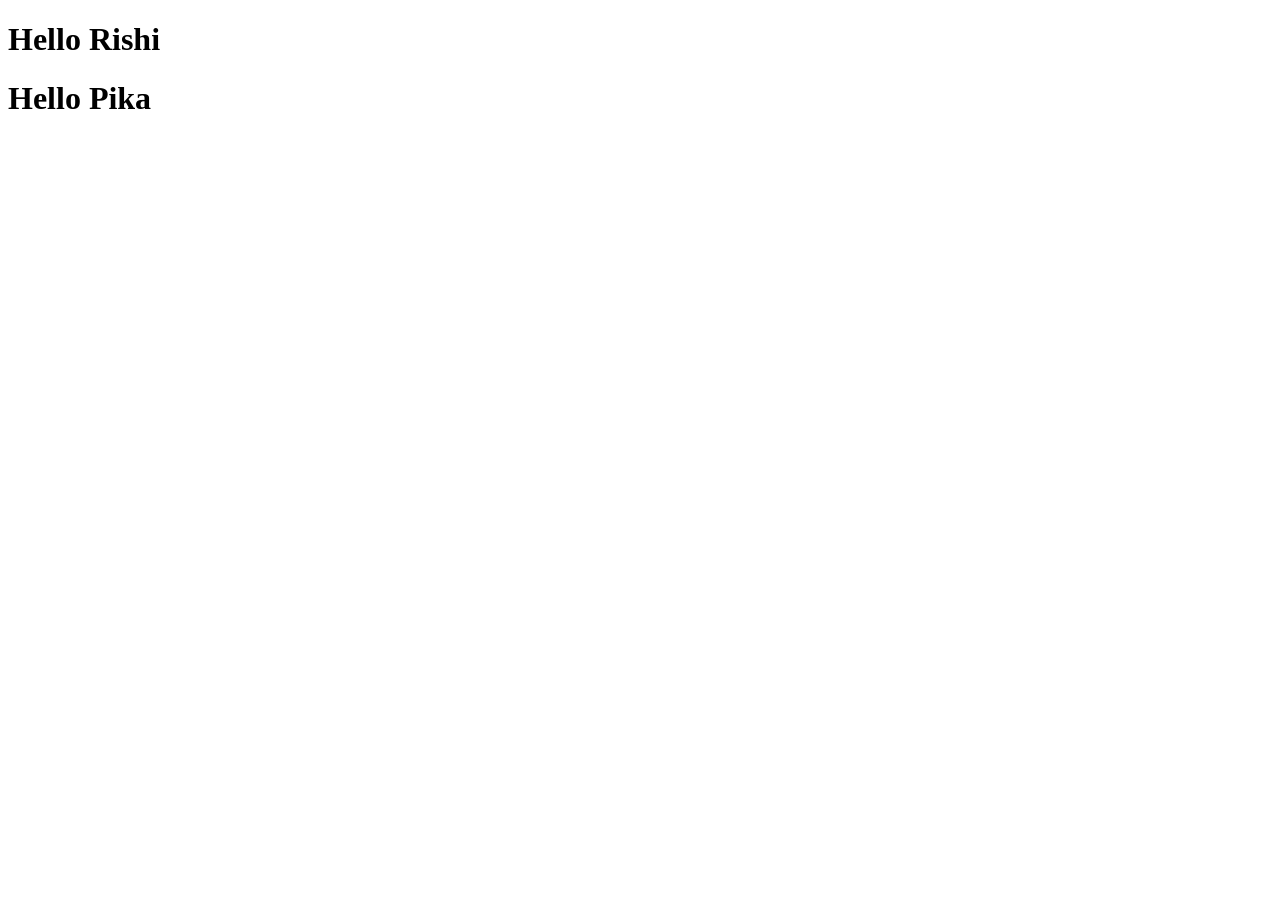
<file: hello.html>
<!DOCTYPE html>
<html lang="en">
<head>
  <meta charset="UTF-8">
  <meta name="viewport" content="width=device-width, initial-scale=1.0">
  <title>Hello Rishi</title>
</head>
<body>
  <h1>Hello Rishi</h1>
  <h1>Hello Pika</h1>
</body>
</html>
</file>
<file: styles.css>
/* ============================================================
   Git Foundations — stylesheet
   ============================================================ */

/* ---------- Tokens ---------- */
:root {
  --bg:        #ffffff;
  --bg-alt:    #f6f8fa;
  --surface:   #ffffff;
  --border:    #d8dee4;
  --border-soft: #e6eaef;
  --text:      #1f2328;
  --text-mid:  #4a535d;
  --text-dim:  #6a737d;
  --accent:    #2563eb;
  --accent-ink:#ffffff;
  --accent-soft: #eff4ff;
  --warn:      #b45309;
  --warn-soft: #fff8ec;
  --code-bg:   #0f1419;
  --code-text: #e6edf3;
  --code-bar:  #1b232c;
  --shadow-sm: 0 1px 2px rgba(16, 22, 26, .06), 0 1px 3px rgba(16, 22, 26, .04);
  --shadow-md: 0 4px 12px rgba(16, 22, 26, .07), 0 1px 3px rgba(16, 22, 26, .05);
  --shadow-lg: 0 18px 44px rgba(16, 22, 26, .10), 0 2px 8px rgba(16, 22, 26, .05);
  --radius:    12px;
  --radius-lg: 18px;
  --maxw:      1120px;
  --font: -apple-system, BlinkMacSystemFont, "Segoe UI", Inter, Roboto, "Helvetica Neue", Arial, sans-serif;
  --mono: ui-monospace, SFMono-Regular, "SF Mono", Menlo, Consolas, "Liberation Mono", monospace;
}

@media (prefers-color-scheme: dark) {
  :root:not([data-theme="light"]) {
    --bg:        #0d1117;
    --bg-alt:    #10161e;
    --surface:   #151b23;
    --border:    #2b333d;
    --border-soft: #232b34;
    --text:      #e6edf3;
    --text-mid:  #b3bdc8;
    --text-dim:  #8b949e;
    --accent:    #6ea8fe;
    --accent-ink:#0b1220;
    --accent-soft: #16223a;
    --warn:      #e0a760;
    --warn-soft: #241d10;
    --code-bg:   #010409;
    --code-text: #e6edf3;
    --code-bar:  #0e141b;
    --shadow-sm: 0 1px 2px rgba(0, 0, 0, .4);
    --shadow-md: 0 4px 14px rgba(0, 0, 0, .45);
    --shadow-lg: 0 18px 44px rgba(0, 0, 0, .55);
  }
}

:root[data-theme="dark"] {
  --bg:        #0d1117;
  --bg-alt:    #10161e;
  --surface:   #151b23;
  --border:    #2b333d;
  --border-soft: #232b34;
  --text:      #e6edf3;
  --text-mid:  #b3bdc8;
  --text-dim:  #8b949e;
  --accent:    #6ea8fe;
  --accent-ink:#0b1220;
  --accent-soft: #16223a;
  --warn:      #e0a760;
  --warn-soft: #241d10;
  --code-bg:   #010409;
  --code-text: #e6edf3;
  --code-bar:  #0e141b;
  --shadow-sm: 0 1px 2px rgba(0, 0, 0, .4);
  --shadow-md: 0 4px 14px rgba(0, 0, 0, .45);
  --shadow-lg: 0 18px 44px rgba(0, 0, 0, .55);
}

/* ---------- Reset ---------- */
*, *::before, *::after { box-sizing: border-box; }
html { -webkit-text-size-adjust: 100%; scroll-behavior: smooth; scroll-padding-top: 84px; }
@media (prefers-reduced-motion: reduce) {
  html { scroll-behavior: auto; }
  * { animation-duration: .01ms !important; transition-duration: .01ms !important; }
}

body {
  margin: 0;
  background: var(--bg);
  color: var(--text);
  font-family: var(--font);
  font-size: 17px;
  line-height: 1.65;
  -webkit-font-smoothing: antialiased;
  text-rendering: optimizeLegibility;
}

h1, h2, h3 { line-height: 1.2; letter-spacing: -.02em; margin: 0; font-weight: 640; }
p { margin: 0 0 1em; }
a { color: var(--accent); text-decoration-thickness: 1px; text-underline-offset: 2px; }
img, svg, video, iframe { max-width: 100%; }
:focus-visible { outline: 2px solid var(--accent); outline-offset: 3px; border-radius: 4px; }

.wrap { width: 100%; max-width: var(--maxw); margin-inline: auto; padding-inline: 24px; }

.skip {
  position: absolute; left: -9999px; top: 8px; z-index: 100;
  background: var(--accent); color: var(--accent-ink);
  padding: 10px 16px; border-radius: 8px; text-decoration: none;
}
.skip:focus { left: 16px; }

/* ---------- Header ---------- */
.site-header {
  position: sticky; top: 0; z-index: 50;
  background: color-mix(in srgb, var(--bg) 82%, transparent);
  backdrop-filter: saturate(180%) blur(14px);
  -webkit-backdrop-filter: saturate(180%) blur(14px);
  border-bottom: 1px solid var(--border-soft);
}
.header-inner {
  display: flex; align-items: center; gap: 24px;
  height: 62px;
}
.brand {
  display: inline-flex; align-items: center; gap: 10px;
  color: var(--text); text-decoration: none; font-weight: 650;
  letter-spacing: -.02em; font-size: 15.5px; flex: none;
}
.brand-mark {
  display: grid; place-items: center;
  width: 30px; height: 30px; border-radius: 8px;
  background: var(--text); color: var(--bg);
}

.site-nav { display: flex; gap: 4px; margin-left: auto; }
.site-nav a {
  color: var(--text-dim); text-decoration: none;
  font-size: 14px; font-weight: 520;
  padding: 7px 12px; border-radius: 8px;
  white-space: nowrap;
  transition: color .15s, background-color .15s;
}
.site-nav a:hover { color: var(--text); background: var(--bg-alt); }
.site-nav a.is-active { color: var(--text); background: var(--accent-soft); }

.theme-toggle {
  flex: none;
  display: grid; place-items: center;
  width: 34px; height: 34px; padding: 0;
  border: 1px solid var(--border); border-radius: 9px;
  background: var(--surface); color: var(--text-mid);
  cursor: pointer; transition: color .15s, border-color .15s;
}
.theme-toggle:hover { color: var(--text); border-color: var(--text-dim); }
.theme-toggle .icon-moon { display: none; }
:root[data-theme="dark"] .theme-toggle .icon-moon { display: block; }
:root[data-theme="dark"] .theme-toggle .icon-sun  { display: none; }
@media (prefers-color-scheme: dark) {
  :root:not([data-theme="light"]) .theme-toggle .icon-moon { display: block; }
  :root:not([data-theme="light"]) .theme-toggle .icon-sun  { display: none; }
}

.scroll-progress {
  position: absolute; left: 0; bottom: -1px; height: 2px; width: 0%;
  background: var(--accent);
  transition: width .1s linear;
}

/* ---------- Hero ---------- */
.hero {
  position: relative;
  padding: 92px 0 72px;
  border-bottom: 1px solid var(--border-soft);
  overflow: hidden;
}
.hero::before {
  content: ""; position: absolute; inset: 0;
  background:
    radial-gradient(760px 420px at 12% -10%, color-mix(in srgb, var(--accent) 13%, transparent), transparent 70%),
    radial-gradient(620px 360px at 92% 0%,  color-mix(in srgb, var(--accent) 8%,  transparent), transparent 70%);
  pointer-events: none;
}
.hero-inner { position: relative; }

.eyebrow {
  display: inline-block;
  font-size: 12.5px; font-weight: 640; letter-spacing: .1em; text-transform: uppercase;
  color: var(--accent);
  background: var(--accent-soft);
  border: 1px solid color-mix(in srgb, var(--accent) 22%, transparent);
  padding: 5px 12px; border-radius: 999px;
  margin: 0 0 22px;
}
.hero h1 {
  font-size: clamp(2.5rem, 6.2vw, 4.1rem);
  letter-spacing: -.038em;
  margin-bottom: 22px;
}
.lede {
  font-size: clamp(1.05rem, 1.9vw, 1.24rem);
  color: var(--text-mid);
  max-width: 46ch;
  margin-bottom: 32px;
}

.hero-actions { display: flex; flex-wrap: wrap; gap: 12px; }
.hero-hint {
  margin: 20px 0 0;
  font-size: 14.5px;
  color: var(--text-dim);
}
.btn {
  display: inline-flex; align-items: center; justify-content: center;
  padding: 11px 22px; border-radius: 10px;
  font-size: 15px; font-weight: 600; text-decoration: none;
  border: 1px solid transparent;
  transition: transform .12s ease, box-shadow .15s, background-color .15s, border-color .15s;
}
.btn:active { transform: translateY(1px); }
.btn-primary { background: var(--accent); color: var(--accent-ink); box-shadow: var(--shadow-sm); }
.btn-primary:hover { box-shadow: var(--shadow-md); }
.btn-ghost { background: var(--surface); color: var(--text); border-color: var(--border); }
.btn-ghost:hover { border-color: var(--text-dim); }

/* Lesson cards */
.lesson-cards {
  list-style: none; margin: 56px 0 0; padding: 0;
  display: grid; gap: 16px;
  grid-template-columns: repeat(auto-fit, minmax(260px, 1fr));
  counter-reset: none;
}
.lesson-cards a {
  display: flex; flex-direction: column; height: 100%;
  padding: 24px 22px 20px;
  background: var(--surface);
  border: 1px solid var(--border);
  border-radius: var(--radius-lg);
  text-decoration: none; color: inherit;
  box-shadow: var(--shadow-sm);
  transition: transform .16s ease, box-shadow .16s ease, border-color .16s;
}
.lesson-cards a:hover {
  transform: translateY(-3px);
  box-shadow: var(--shadow-lg);
  border-color: color-mix(in srgb, var(--accent) 40%, var(--border));
}
.card-num {
  font-family: var(--mono); font-size: 12px; font-weight: 600;
  letter-spacing: .08em; color: var(--accent);
  margin-bottom: 14px;
}
.lesson-cards h3 { font-size: 1.06rem; margin-bottom: 8px; }
.lesson-cards p { font-size: 14.5px; color: var(--text-dim); margin: 0 0 18px; line-height: 1.55; }
.card-go {
  margin-top: auto; font-size: 14px; font-weight: 600; color: var(--accent);
}
.lesson-cards a:hover .card-go span { display: inline-block; transform: translateX(3px); transition: transform .16s; }

/* ---------- Sections ---------- */
.section { padding: 84px 0; border-bottom: 1px solid var(--border-soft); }
.section-alt { background: var(--bg-alt); }

.section-head { max-width: 60ch; margin-bottom: 40px; }
.section-head h2 { font-size: clamp(1.7rem, 3.4vw, 2.15rem); margin-bottom: 10px; }
.section-head p { color: var(--text-dim); font-size: 1.05rem; margin: 0; }

.grid-3 {
  display: grid; gap: 18px;
  grid-template-columns: repeat(auto-fit, minmax(270px, 1fr));
}
.tile {
  background: var(--surface);
  border: 1px solid var(--border);
  border-radius: var(--radius);
  padding: 24px 22px;
  box-shadow: var(--shadow-sm);
}
.tile h3 { font-size: 1.02rem; margin-bottom: 8px; }
.tile p { font-size: 15px; color: var(--text-mid); margin-bottom: 14px; }
.tile p:last-child { margin-bottom: 0; }

/* ---------- Lesson ---------- */
.lesson-head { max-width: 62ch; margin-bottom: 34px; }
.lesson-num {
  display: inline-block; font-family: var(--mono);
  font-size: 12px; font-weight: 600; letter-spacing: .12em; text-transform: uppercase;
  color: var(--accent); margin-bottom: 14px;
}
.lesson-head h2 { font-size: clamp(1.8rem, 3.8vw, 2.4rem); margin-bottom: 14px; }
.lesson-sub { color: var(--text-mid); font-size: 1.08rem; margin: 0; }

/* Video */
.video { margin: 0 0 48px; }
.video-frame {
  position: relative;
  aspect-ratio: 16 / 9;
  border-radius: var(--radius-lg);
  overflow: hidden;
  background: var(--code-bg);
  border: 1px solid var(--border);
  box-shadow: var(--shadow-lg);
}
.video-frame > video,
.video-frame > iframe {
  position: absolute; inset: 0;
  width: 100%; height: 100%;
  border: 0; display: block;
  /* contain, not cover — never crop the edges of a screen recording */
  object-fit: contain;
  background: #000;
}
.video figcaption {
  margin-top: 12px;
  font-size: 14px;
  color: var(--text-dim);
}
.video figcaption strong { color: var(--text-mid); font-weight: 620; }
.video-empty {
  position: absolute; inset: 0;
  display: flex; flex-direction: column; align-items: center; justify-content: center;
  gap: 8px; text-align: center; padding: 24px;
  color: #8b949e;
  background:
    radial-gradient(600px 300px at 50% 0%, rgba(110, 168, 254, .10), transparent 70%),
    repeating-linear-gradient(45deg, rgba(255,255,255,.016) 0 12px, transparent 12px 24px);
}
.video-empty p { margin: 6px 0 0; font-size: 15px; color: #c9d1d9; }
.video-empty span { font-size: 13px; max-width: 40ch; line-height: 1.5; }
.video-empty code {
  background: rgba(255, 255, 255, .08);
  color: #c9d1d9; padding: 1px 5px; border-radius: 4px; font-size: 12px;
}

/* Steps */
.steps { list-style: none; margin: 0; padding: 0; counter-reset: step; }
.steps > li {
  counter-increment: step;
  position: relative;
  padding: 0 0 34px 62px;
  border-left: 2px solid var(--border-soft);
  margin-left: 17px;
}
.steps > li:last-child { border-left-color: transparent; padding-bottom: 0; }
.steps > li::before {
  content: counter(step, decimal-leading-zero);
  position: absolute; left: -18px; top: -2px;
  width: 36px; height: 36px; border-radius: 50%;
  display: grid; place-items: center;
  background: var(--surface);
  border: 1px solid var(--border);
  color: var(--text-mid);
  font-family: var(--mono); font-size: 12.5px; font-weight: 600;
  box-shadow: var(--shadow-sm);
}
.steps h3 { font-size: 1.14rem; margin: 0 0 8px; padding-top: 3px; }
.steps p { color: var(--text-mid); font-size: 15.5px; }
.steps > li > *:last-child { margin-bottom: 0; }

.note {
  font-size: 14px !important;
  color: var(--text-dim) !important;
  padding-left: 13px;
  border-left: 2px solid var(--border);
  margin-top: 14px !important;
}

.ticks { list-style: none; margin: 0 0 1em; padding: 0; }
.ticks li {
  position: relative; padding-left: 26px; margin-bottom: 7px;
  font-size: 15.5px; color: var(--text-mid);
}
.ticks li::before {
  content: ""; position: absolute; left: 4px; top: .55em;
  width: 7px; height: 7px; border-radius: 50%;
  background: var(--accent);
}

/* Code blocks */
.code {
  margin: 16px 0;
  border-radius: var(--radius);
  overflow: hidden;
  background: var(--code-bg);
  border: 1px solid color-mix(in srgb, var(--code-bg) 70%, var(--border));
  box-shadow: var(--shadow-md);
}
.code-bar {
  display: flex; align-items: center; justify-content: space-between;
  padding: 7px 8px 7px 14px;
  background: var(--code-bar);
  border-bottom: 1px solid rgba(255, 255, 255, .07);
}
.code-lang {
  font-family: var(--mono); font-size: 11px; font-weight: 600;
  letter-spacing: .1em; text-transform: uppercase; color: #7d8792;
}
.copy {
  font: inherit; font-size: 12px; font-weight: 600;
  padding: 4px 11px; border-radius: 7px; cursor: pointer;
  color: #adb7c2; background: rgba(255, 255, 255, .06);
  border: 1px solid rgba(255, 255, 255, .10);
  transition: background-color .14s, color .14s, border-color .14s;
}
.copy:hover { background: rgba(255, 255, 255, .12); color: #f0f4f8; }
.copy.is-done { color: #56d364; border-color: rgba(86, 211, 100, .4); background: rgba(86, 211, 100, .12); }

.code pre {
  margin: 0; padding: 16px 18px;
  overflow-x: auto;
  font-family: var(--mono); font-size: 13.5px; line-height: 1.7;
  color: var(--code-text);
  tab-size: 2;
}
.code code { font-family: inherit; }

/* inline code */
p code, li code, td code, h3 code {
  font-family: var(--mono);
  font-size: .875em;
  background: var(--bg-alt);
  border: 1px solid var(--border-soft);
  padding: 1px 5px; border-radius: 5px;
  white-space: nowrap;
}
.section-alt p code, .section-alt li code, .section-alt td code, .section-alt h3 code {
  background: var(--surface);
}

kbd {
  font-family: var(--mono); font-size: .8em;
  background: var(--surface); border: 1px solid var(--border);
  border-bottom-width: 2px;
  padding: 1px 6px; border-radius: 5px; white-space: nowrap;
}

/* Callouts */
.callout {
  margin: 16px 0;
  padding: 15px 18px;
  border-radius: var(--radius);
  border: 1px solid var(--border);
  border-left-width: 3px;
  background: var(--surface);
  font-size: 14.8px; line-height: 1.6;
  color: var(--text-mid);
}
.callout strong { display: block; margin-bottom: 3px; color: var(--text); }
.callout-info { border-left-color: var(--accent); background: var(--accent-soft); }
.callout-warn { border-left-color: var(--warn); background: var(--warn-soft); }

/* Cheatsheet table */
.table-scroll {
  overflow-x: auto;
  border: 1px solid var(--border);
  border-radius: var(--radius);
  background: var(--surface);
  box-shadow: var(--shadow-sm);
}
.cheats { width: 100%; border-collapse: collapse; font-size: 15px; min-width: 480px; }
.cheats th {
  text-align: left; font-size: 12px; font-weight: 640;
  letter-spacing: .08em; text-transform: uppercase; color: var(--text-dim);
  padding: 13px 20px;
  border-bottom: 1px solid var(--border);
}
.cheats td { padding: 12px 20px; border-bottom: 1px solid var(--border-soft); color: var(--text-mid); }
.cheats tbody:last-child tr:last-child td { border-bottom: 0; }
.cheats tbody tr:hover { background: var(--bg-alt); }

/* group label rows inside the cheatsheet */
.cheats tr.group td {
  font-size: 12px; font-weight: 640;
  letter-spacing: .08em; text-transform: uppercase;
  color: var(--text-dim);
  background: var(--bg-alt);
  padding: 9px 20px;
}
.cheats tr.group:hover td { background: var(--bg-alt); }
.cheats td:first-child { width: 34%; }
.cheats td code { background: var(--bg-alt); }

/* ---------- Footer ---------- */
.site-footer { padding: 34px 0; background: var(--bg); }
.footer-inner {
  display: flex; flex-wrap: wrap; align-items: center; gap: 16px 28px;
  justify-content: space-between;
}
.footer-brand { margin: 0; font-weight: 640; font-size: 14.5px; letter-spacing: -.01em; }
.footer-links { display: flex; flex-wrap: wrap; gap: 8px 22px; }
.footer-links a { color: var(--text-dim); text-decoration: none; font-size: 14px; }
.footer-links a:hover { color: var(--text); text-decoration: underline; }

/* ---------- Responsive ---------- */
@media (max-width: 820px) {
  .site-nav { display: none; }
  .theme-toggle { margin-left: auto; }
}
@media (max-width: 640px) {
  body { font-size: 16px; }
  .wrap { padding-inline: 18px; }
  .hero { padding: 60px 0 52px; }
  .section { padding: 58px 0; }
  .lesson-cards { margin-top: 40px; }
  .steps > li { padding-left: 46px; margin-left: 15px; }
  .steps > li::before { width: 32px; height: 32px; left: -16px; font-size: 11.5px; }
  .code pre { font-size: 12.5px; padding: 14px; }
  .btn { flex: 1 1 auto; }
}
</file>
